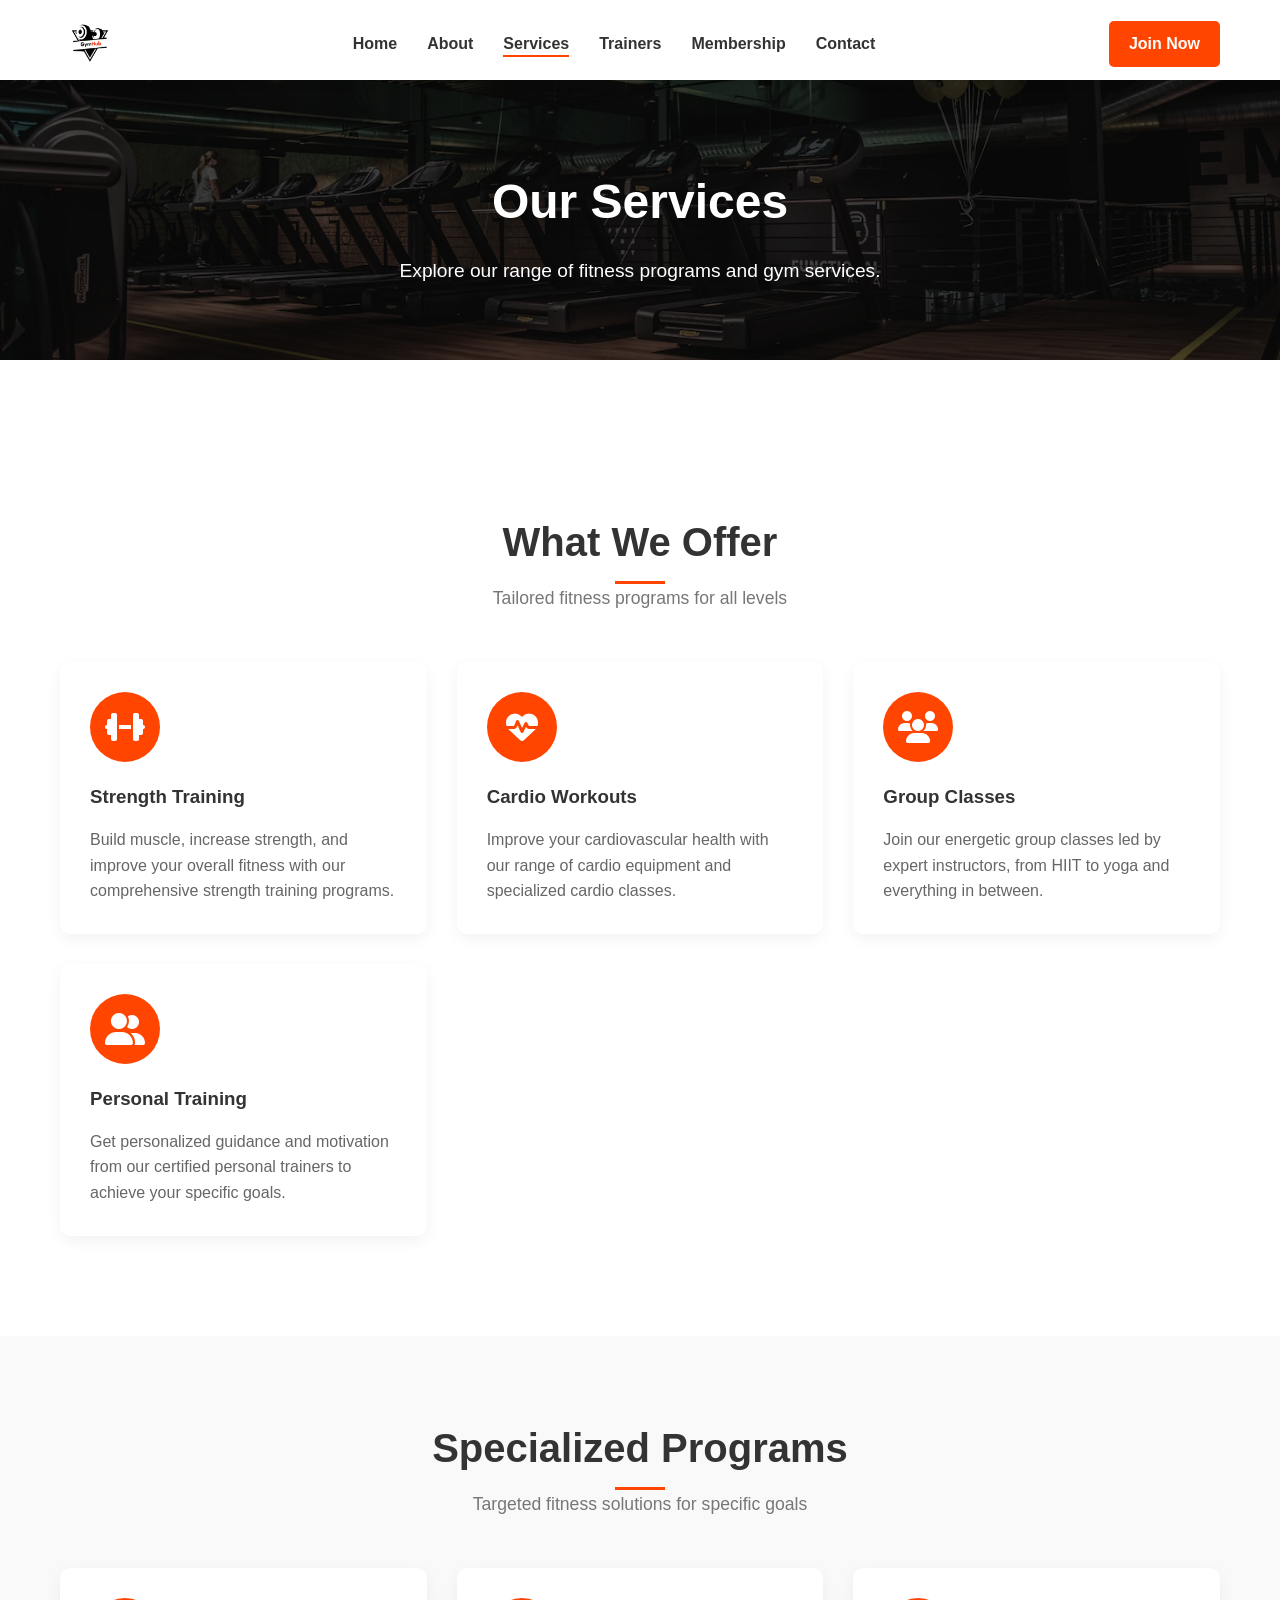
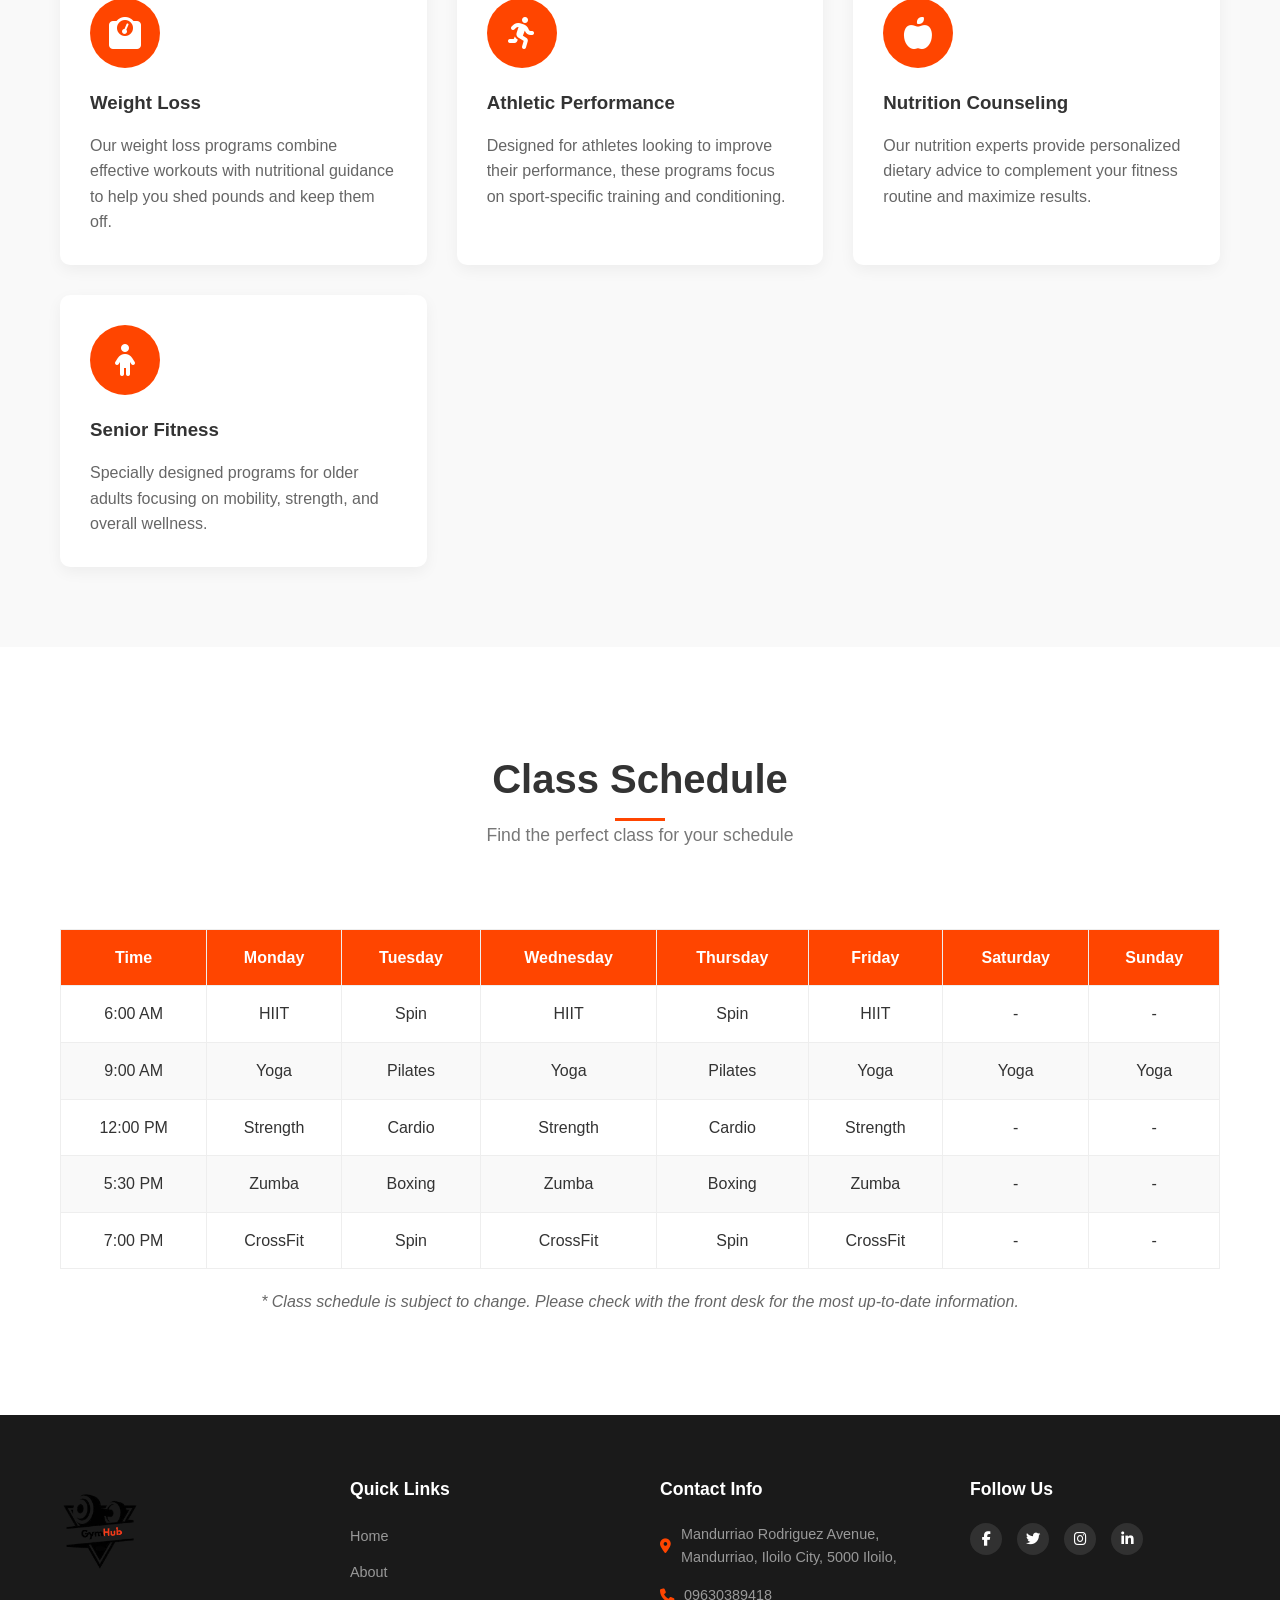
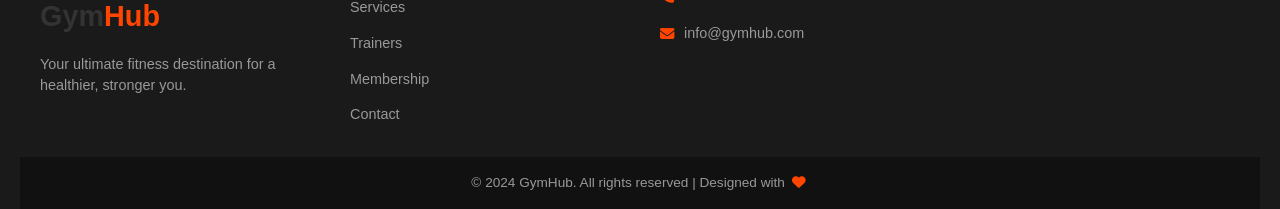
<file: GymHub/services.html>
<!DOCTYPE html>
<html lang="en">
<head>
    <meta charset="UTF-8">
    <meta name="viewport" content="width=device-width, initial-scale=1.0">
    <title>Services - GymHub</title>
    <link rel="stylesheet" href="services.css">
    <link rel="stylesheet" href="footer.css">
    <link rel="stylesheet" href="nav.css">
    <link rel="stylesheet" href="https://cdnjs.cloudflare.com/ajax/libs/font-awesome/6.5.1/css/all.min.css">
    <link rel="icon" type="image/jpg" href="logo/logo.jpg">
   
</head>
<body>
    <header>
        <nav>
            <div class="logo">
                <a href="index.html">
                    <img src="logo/logo.jpg" alt="GymHub Logo">
                </a>
            </div>
            <ul class="nav-links">
                <li><a href="index.html">Home</a></li>
                <li><a href="about.html">About</a></li>
                <li><a href="services.html" class="active">Services</a></li>
                <li><a href="trainers.html">Trainers</a></li>
                <li><a href="membership.html">Membership</a></li>
                <li><a href="contact.html">Contact</a></li>
            </ul>
            <div class="nav-buttons">
                <div class="cta-button">
                    <a href="membership.html" class="btn">Join Now</a>
                </div>
                <button class="menu-toggle" id="menu-toggle">
                    <span></span>
                    <span></span>
                    <span></span>
                </button>
            </div>
        </nav>
    </header>

    <div class="menu-overlay" id="menu-overlay"></div>

    <section class="page-header">
        <div class="page-header-bg">
            <img src="services/hero.jpg" alt="Gym Services">
        </div>
        <div class="container">
            <h1>Our Services</h1>
            <p>Explore our range of fitness programs and gym services.</p>
        </div>
    </section>

    <section class="services">
        <div class="container">
            <div class="section-header">
                <h2>What We Offer</h2>
                <p>Tailored fitness programs for all levels</p>
            </div>
            <div class="services-grid">
                <div class="service-card">
                    <div class="service-icon">
                        <i class="fas fa-dumbbell"></i>
                    </div>
                    <h3>Strength Training</h3>
                    <p>Build muscle, increase strength, and improve your overall fitness with our comprehensive strength training programs.</p>
                </div>
                <div class="service-card">
                    <div class="service-icon">
                        <i class="fas fa-heartbeat"></i>
                    </div>
                    <h3>Cardio Workouts</h3>
                    <p>Improve your cardiovascular health with our range of cardio equipment and specialized cardio classes.</p>
                </div>
                <div class="service-card">
                    <div class="service-icon">
                        <i class="fas fa-users"></i>
                    </div>
                    <h3>Group Classes</h3>
                    <p>Join our energetic group classes led by expert instructors, from HIIT to yoga and everything in between.</p>
                </div>
                <div class="service-card">
                    <div class="service-icon">
                        <i class="fas fa-user-friends"></i>
                    </div>
                    <h3>Personal Training</h3>
                    <p>Get personalized guidance and motivation from our certified personal trainers to achieve your specific goals.</p>
                </div>
            </div>
        </div>
    </section>

    <section class="specialized-services">
        <div class="container">
            <div class="section-header">
                <h2>Specialized Programs</h2>
                <p>Targeted fitness solutions for specific goals</p>
            </div>
            <div class="services-grid">
                <div class="service-card">
                    <div class="service-icon">
                        <i class="fas fa-weight"></i>
                    </div>
                    <h3>Weight Loss</h3>
                    <p>Our weight loss programs combine effective workouts with nutritional guidance to help you shed pounds and keep them off.</p>
                </div>
                <div class="service-card">
                    <div class="service-icon">
                        <i class="fas fa-running"></i>
                    </div>
                    <h3>Athletic Performance</h3>
                    <p>Designed for athletes looking to improve their performance, these programs focus on sport-specific training and conditioning.</p>
                </div>
                <div class="service-card">
                    <div class="service-icon">
                        <i class="fas fa-apple-alt"></i>
                    </div>
                    <h3>Nutrition Counseling</h3>
                    <p>Our nutrition experts provide personalized dietary advice to complement your fitness routine and maximize results.</p>
                </div>
                <div class="service-card">
                    <div class="service-icon">
                        <i class="fas fa-child"></i>
                    </div>
                    <h3>Senior Fitness</h3>
                    <p>Specially designed programs for older adults focusing on mobility, strength, and overall wellness.</p>
                </div>
            </div>
        </div>
    </section>

    <section class="class-schedule">
        <div class="container">
            <div class="section-header">
                <h2>Class Schedule</h2>
                <p>Find the perfect class for your schedule</p>
            </div>
            <div class="schedule-table">
                <table>
                    <thead>
                        <tr>
                            <th>Time</th>
                            <th>Monday</th>
                            <th>Tuesday</th>
                            <th>Wednesday</th>
                            <th>Thursday</th>
                            <th>Friday</th>
                            <th>Saturday</th>
                            <th>Sunday</th>
                        </tr>
                    </thead>
                    <tbody>
                        <tr>
                            <td>6:00 AM</td>
                            <td>HIIT</td>
                            <td>Spin</td>
                            <td>HIIT</td>
                            <td>Spin</td>
                            <td>HIIT</td>
                            <td>-</td>
                            <td>-</td>
                        </tr>
                        <tr>
                            <td>9:00 AM</td>
                            <td>Yoga</td>
                            <td>Pilates</td>
                            <td>Yoga</td>
                            <td>Pilates</td>
                            <td>Yoga</td>
                            <td>Yoga</td>
                            <td>Yoga</td>
                        </tr>
                        <tr>
                            <td>12:00 PM</td>
                            <td>Strength</td>
                            <td>Cardio</td>
                            <td>Strength</td>
                            <td>Cardio</td>
                            <td>Strength</td>
                            <td>-</td>
                            <td>-</td>
                        </tr>
                        <tr>
                            <td>5:30 PM</td>
                            <td>Zumba</td>
                            <td>Boxing</td>
                            <td>Zumba</td>
                            <td>Boxing</td>
                            <td>Zumba</td>
                            <td>-</td>
                            <td>-</td>
                        </tr>
                        <tr>
                            <td>7:00 PM</td>
                            <td>CrossFit</td>
                            <td>Spin</td>
                            <td>CrossFit</td>
                            <td>Spin</td>
                            <td>CrossFit</td>
                            <td>-</td>
                            <td>-</td>
                        </tr>
                    </tbody>
                </table>
            </div>
            <div class="schedule-note">
                <p>* Class schedule is subject to change. Please check with the front desk for the most up-to-date information.</p>
            </div>
        </div>
    </section>

    <footer class="footer">
        <div class="footer-content">
            <!-- Logo Section -->
            <div class="footer-section footer-logo">
                <a href="index.html">
                    <img src="logo/logo.jpg" alt="GymHub Logo" style="height: 100px; margin-bottom: 10px;">
                    <h2>Gym<span>Hub</span></h2>
                </a>
                <p>Your ultimate fitness destination for a healthier, stronger you.</p>
            </div>

            <!-- Quick Links Section -->
            <div class="footer-section footer-links">
                <h3>Quick Links</h3>
                <ul>
                    <li><a href="index.html">Home</a></li>
                    <li><a href="about.html">About</a></li>
                    <li><a href="services.html">Services</a></li>
                    <li><a href="trainers.html">Trainers</a></li>
                    <li><a href="membership.html">Membership</a></li>
                    <li><a href="contact.html">Contact</a></li>
                </ul>
            </div>

            <!-- Contact Section -->
            <div class="footer-section footer-contact">
                <h3>Contact Info</h3>
                <p><i class="fas fa-map-marker-alt"></i> Mandurriao Rodriguez Avenue, Mandurriao, Iloilo City, 5000 Iloilo, </p>
                <p><i class="fas fa-phone"></i> 09630389418</p>
                <p><i class="fas fa-envelope"></i> info@gymhub.com</p>
            </div>

            <!-- Social Media Section -->
            <div class="footer-section footer-social">
                <h3>Follow Us</h3>
                <div class="social-links">
                    <a href="#"><i class="fab fa-facebook-f"></i></a>
                    <a href="#"><i class="fab fa-twitter"></i></a>
                    <a href="#"><i class="fab fa-instagram"></i></a>
                    <a href="#"><i class="fab fa-linkedin-in"></i></a>
                </div>
            </div>
        </div>

        <div class="footer-bottom">
            <p>&copy; 2024 GymHub. All rights reserved | Designed with <i class="fas fa-heart"></i></p>
        </div>
    </footer>

    <script>
        // Mobile menu functionality
        const menuToggle = document.getElementById('menu-toggle');
        const navLinks = document.querySelector('.nav-links');
        const menuOverlay = document.getElementById('menu-overlay');

        menuToggle.addEventListener('click', function(e) {
            e.preventDefault();
            e.stopPropagation();
            navLinks.classList.toggle('active');
            menuOverlay.classList.toggle('active');
            
            // Change toggle appearance when menu is open
            this.classList.toggle('active');
        });

        menuOverlay.addEventListener('click', function() {
            navLinks.classList.remove('active');
            menuOverlay.classList.remove('active');
            menuToggle.classList.remove('active');
        });
        
        // Close menu when clicking a nav link
        document.querySelectorAll('.nav-links a').forEach(link => {
            link.addEventListener('click', function() {
                navLinks.classList.remove('active');
                menuOverlay.classList.remove('active');
                menuToggle.classList.remove('active');
            });
        });
    </script>
</body>
</html>
</file>
<file: GymHub/services.css>
:root {
    --primary-color: #ff4500;
    --secondary-color: #333;
    --light-color: #f4f4f4;
    --dark-color: #222;
    --max-width: 1200px;
    --transition: all 0.3s ease;
}

/* Global Styles */
* {
    margin: 0;
    padding: 0;
    box-sizing: border-box;
}

body {
    font-family: 'Segoe UI', Tahoma, Geneva, Verdana, sans-serif;
    line-height: 1.6;
    color: #333;
    background-color: #fff;
}

a {
    text-decoration: none;
    color: var(--secondary-color);
}

ul {
    list-style: none;
}

img {
    max-width: 100%;
}

.container {
    max-width: var(--max-width);
    margin: 0 auto;
    padding: 0 20px;
}

.btn {
    display: inline-block;
    padding: 12px 25px;
    background: var(--primary-color);
    color: #fff;
    border: none;
    border-radius: 5px;
    cursor: pointer;
    font-weight: 600;
    transition: var(--transition);
}

.btn:hover {
    background: #e03e00;
    transform: translateY(-3px);
}

.section-header {
    text-align: center;
    margin-bottom: 50px;
}

.section-header h2 {
    font-size: 2.5rem;
    margin-bottom: 10px;
    position: relative;
    display: inline-block;
}

.section-header h2::after {
    content: '';
    position: absolute;
    width: 50px;
    height: 3px;
    background: var(--primary-color);
    bottom: -10px;
    left: 50%;
    transform: translateX(-50%);
}

.section-header p {
    color: #777;
    font-size: 1.1rem;
}

/* Header Styles */
header {
    background-color: #fff;
    box-shadow: 0 2px 10px rgba(0, 0, 0, 0.1);
    position: fixed;
    width: 100%;
    z-index: 100;
}

nav {
    display: flex;
    justify-content: space-between;
    align-items: center;
    padding: 20px;
    max-width: var(--max-width);
    margin: 0 auto;
}

.logo {
    display: flex;
    align-items: center;
}

.logo img {
    height: 50px;
    width: auto;
    transition: var(--transition);
}

.logo img:hover {
    transform: scale(1.05);
}


.nav-links {
    display: flex;
}

.nav-links li {
    margin: 0 15px;
}

.nav-links a {
    font-weight: 600;
    position: relative;
    padding: 5px 0;
}

.nav-links a::after {
    content: '';
    position: absolute;
    width: 0;
    height: 2px;
    background: var(--primary-color);
    bottom: 0;
    left: 0;
    transition: var(--transition);
}

.nav-links a:hover::after,
.nav-links a.active::after {
    width: 100%;
}

/* Page Header */
.page-header {
    position: relative;
    height: 40vh;
    display: flex;
    justify-content: center;
    align-items: center;
    color: #fff;
    text-align: center;
    padding: 0;
    margin-bottom: 50px;
    padding-top: 90px;
}

.page-header-bg {
    position: absolute;
    top: 0;
    left: 0;
    width: 100%;
    height: 100%;
    z-index: -1;
}

.page-header-bg img {
    width: 100%;
    height: 100%;
    object-fit: cover;
    filter: brightness(0.3);
}

.page-header h1 {
    font-size: 3rem;
    margin-bottom: 15px;
}

.page-header p {
    font-size: 1.2rem;
}

/* Services Section */
.services {
    padding: 100px 0;
}

.services-grid {
    display: grid;
    grid-template-columns: repeat(auto-fit, minmax(300px, 1fr));
    gap: 30px;
}

.service-card {
    background: #fff;
    padding: 30px;
    border-radius: 10px;
    box-shadow: 0 5px 15px rgba(0, 0, 0, 0.05);
    transition: var(--transition);
}

.service-card:hover {
    transform: translateY(-10px);
}

.service-icon {
    width: 70px;
    height: 70px;
    background: var(--primary-color);
    border-radius: 50%;
    display: flex;
    align-items: center;
    justify-content: center;
    margin-bottom: 20px;
}

.service-icon i {
    font-size: 2rem;
    color: #fff;
}

.service-card h3 {
    margin-bottom: 15px;
}

.service-card p {
    color: #666;
}

/* Specialized Services */
.specialized-services {
    padding: 80px 0;
    background: #f9f9f9;
}

/* Class Schedule */
.class-schedule {
    padding: 100px 0;
}

.schedule-table {
    overflow-x: auto;
}

.schedule-table table {
    width: 100%;
    border-collapse: collapse;
    margin-top: 30px;
}

.schedule-table th,
.schedule-table td {
    padding: 15px;
    text-align: center;
    border: 1px solid #eee;
}

.schedule-table th {
    background: var(--primary-color);
    color: #fff;
}

.schedule-table tr:nth-child(even) {
    background: #f9f9f9;
}

.schedule-note {
    text-align: center;
    color: #666;
    font-style: italic;
    margin-top: 20px;
}

/* Mobile Menu */
.menu-toggle {
    display: none;
    flex-direction: column;
    justify-content: space-around;
    width: 30px;
    height: 25px;
    background: transparent;
    border: none;
    cursor: pointer;
    z-index: 10;
}

.menu-toggle span {
    width: 30px;
    height: 3px;
    background: var(--secondary-color);
    border-radius: 10px;
    transition: var(--transition);
}

/* Mobile menu overlay */
.menu-overlay {
    position: fixed;
    top: 0;
    left: 0;
    width: 100%;
    height: 100vh;
    background: rgba(0,0,0,0.5);
    z-index: 4;
    opacity: 0;
    pointer-events: none;
    transition: opacity 0.3s ease;
}

.menu-overlay.active {
    opacity: 1;
    pointer-events: all;
}

/* Media Queries */
@media (max-width: 1024px) {
    .nav-links li {
        margin: 0 10px;
    }
    
    .page-header h1 {
        font-size: 3rem;
    }
    
    .service-grid {
        grid-template-columns: repeat(2, 1fr);
    }
}

@media (max-width: 768px) {
    /* Mobile navigation */
    .menu-toggle {
        display: flex;
    }
    
    .nav-links {
        position: fixed;
        top: 0;
        right: -100%;
        width: 70%;
        height: 100vh;
        flex-direction: column;
        background-color: #fff;
        padding: 80px 20px 20px;
        box-shadow: -5px 0 15px rgba(0, 0, 0, 0.1);
        transition: right 0.3s ease;
        z-index: 5;
    }
    
    .nav-links.active {
        right: 0;
    }
    
    .nav-links li {
        margin: 15px 0;
    }
    
    .cta-button {
        margin-left: auto;
    }
    
    /* Services section */
    .service-grid {
        grid-template-columns: 1fr;
        gap: 30px;
    }
    
    /* Pricing section */
    .pricing-container {
        flex-direction: column;
        gap: 30px;
    }
    
    .pricing-plan {
        width: 100%;
        max-width: 400px;
        margin: 0 auto;
    }
    
    /* Page Header */
    .page-header {
        height: 40vh;
    }
    
    .page-header h1 {
        font-size: 2.5rem;
    }
    
    .page-header p {
        font-size: 1rem;
    }
}

@media (max-width: 576px) {
    /* Layout adjustments */
    nav {
        padding: 15px;
    }
    
    .logo img {
        height: 40px;
    }
    
    .section-header h2 {
        font-size: 2rem;
    }
    
    .page-header {
        height: 30vh;
        padding-top: 70px;
    }
    
    .page-header h1 {
        font-size: 2rem;
    }
    
    .btn {
        padding: 10px 20px;
        font-size: 0.9rem;
    }
    
    .nav-links {
        width: 80%;
    }
    
    .service-card h3 {
        font-size: 1.5rem;
    }
    
    .service-card p {
        font-size: 0.9rem;
    }
    
    .pricing-plan-title {
        font-size: 1.5rem;
    }
    
    .pricing-plan-price {
        font-size: 2.5rem;
    }
}

/* Header Animations */
.animate-title {
    animation: fadeInDown 0.8s ease-out forwards;
}

.animate-subtitle {
    animation: fadeInUp 0.8s ease-out forwards;
    animation-delay: 0.3s;
    opacity: 0;
}

/* Animation Keyframes */
@keyframes fadeInDown {
    from {
        opacity: 0;
        transform: translateY(-20px);
    }
    to {
        opacity: 1;
        transform: translateY(0);
    }
}

@keyframes fadeInUp {
    from {
        opacity: 0;
        transform: translateY(20px);
    }
    to {
        opacity: 1;
        transform: translateY(0);
    }
}
</file>
<file: GymHub/footer.css>
/* Footer Styles */
.footer {
    background: #1a1a1a;
    color: #fff;
    padding: 60px 20px 0;
}

.footer-content {
    display: grid;
    grid-template-columns: repeat(auto-fit, minmax(200px, 1fr));
    gap: 40px;
    margin-bottom: 30px;
    max-width: 1200px;
    margin: 0 auto;
}

.footer-section {
    margin-bottom: 20px;
}

/* Footer Logo Section */
.footer-logo h2 {
    font-size: 1.8rem;
    margin-bottom: 15px;
}

.footer-logo span {
    color: var(--primary-color);
}

.footer-logo p {
    color: #999;
    margin-bottom: 20px;
    font-size: 0.9rem;
    line-height: 1.5;
}

/* Footer Links Section */
.footer-links h3 {
    font-size: 1.1rem;
    margin-bottom: 20px;
    color: #fff;
    font-weight: 600;
}

.footer-links ul li {
    margin-bottom: 10px;
}

.footer-links ul li a {
    color: #999;
    transition: var(--transition);
    font-size: 0.9rem;
}

.footer-links ul li a:hover {
    color: var(--primary-color);
    padding-left: 5px;
}

/* Footer Contact Section */
.footer-contact h3 {
    font-size: 1.1rem;
    margin-bottom: 20px;
    color: #fff;
    font-weight: 600;
}

.footer-contact p {
    color: #999;
    margin-bottom: 15px;
    display: flex;
    align-items: center;
    font-size: 0.9rem;
}

.footer-contact p i {
    margin-right: 10px;
    color: var(--primary-color);
}

/* Footer Social Section */
.footer-social h3 {
    font-size: 1.1rem;
    margin-bottom: 20px;
    color: #fff;
    font-weight: 600;
}

.social-links {
    display: flex;
    gap: 15px;
}

.social-links a {
    width: 32px;
    height: 32px;
    background: rgba(255, 255, 255, 0.1);
    border-radius: 50%;
    display: flex;
    align-items: center;
    justify-content: center;
    color: #fff;
    transition: var(--transition);
    font-size: 0.9rem;
}

.social-links a:hover {
    background: var(--primary-color);
    transform: translateY(-3px);
}

/* Footer Bottom */
.footer-bottom {
    background: #111;
    padding: 15px 0;
    text-align: center;
}

.footer-bottom p {
    color: #999;
    font-size: 0.85rem;
}

.footer-bottom a {
    color: var(--primary-color);
}

.footer-bottom i.fas.fa-heart {
    color: var(--primary-color);
    margin: 0 3px;
}

/* Media Queries */
@media (max-width: 768px) {
    .footer {
        padding: 40px 20px 0;
    }
    
    .footer-content {
        grid-template-columns: 1fr;
        gap: 30px;
    }
    
    .footer-section {
        text-align: center;
    }
    
    .footer-contact p {
        justify-content: center;
    }
    
    .social-links {
        justify-content: center;
    }
}
</file>
<file: GymHub/nav.css>
/* Shared Navigation Styles */

/* Header Styles */
header {
    background-color: #fff;
    box-shadow: 0 2px 10px rgba(0, 0, 0, 0.1);
    position: fixed;
    width: 100%;
    height: 80px;
    z-index: 100;
}

nav {
    display: flex;
    justify-content: space-between;
    align-items: center;
    padding: 15px 20px;
    max-width: 1200px;
    margin: 0 auto;
}

.logo {
    display: flex;
    align-items: center;
    flex: 0 0 auto;
}

.logo img {
    height: 50px;
    width: auto;
    transition: all 0.3s ease;
}

.logo img:hover {
    transform: scale(1.05);
}

/* Navigation Links */
.nav-links {
    display: flex;
    justify-content: center;
    margin: 0 auto;
    flex: 1 1 auto;
}

.nav-links li {
    margin: 0 15px;
}

.nav-links a {
    font-weight: 600;
    position: relative;
    padding: 5px 0;
}

.nav-links a::after {
    content: '';
    position: absolute;
    width: 0;
    height: 2px;
    background: #ff4500;
    bottom: 0;
    left: 0;
    transition: all 0.3s ease;
}

.nav-links a:hover::after,
.nav-links a.active::after {
    width: 100%;
}

/* Nav Buttons Container */
.nav-buttons {
    display: flex;
    align-items: center;
    justify-content: flex-end;
    gap: 20px;
    flex: 0 0 auto;
}

/* CTA Button */
.cta-button {
    display: flex;
    align-items: center;
    justify-content: center;
}

.cta-button .btn {
    padding: 10px 20px;
    border-radius: 5px;
    white-space: nowrap;
    background: #ff4500;
    color: #fff;
    font-weight: 600;
    transition: all 0.3s ease;
}

.cta-button .btn:hover {
    background: #e03e00;
    transform: translateY(-3px);
    box-shadow: 0 5px 15px rgba(255, 69, 0, 0.3);
}

/* Mobile Menu Toggle */
.menu-toggle {
    display: none;
    flex-direction: column;
    justify-content: space-around;
    width: 30px;
    height: 25px;
    background: transparent;
    border: none;
    cursor: pointer;
    z-index: 10;
    position: relative;
    padding: 0;
}

.menu-toggle:focus {
    outline: none;
}

.menu-toggle span {
    display: block;
    width: 30px;
    height: 3px;
    background: #333;
    border-radius: 10px;
    transition: all 0.3s ease;
}

/* Menu Toggle Active State */
.menu-toggle.active span:nth-child(1) {
    transform: rotate(45deg) translate(5px, 5px);
}

.menu-toggle.active span:nth-child(2) {
    opacity: 0;
}

.menu-toggle.active span:nth-child(3) {
    transform: rotate(-45deg) translate(7px, -6px);
}

/* Mobile Menu Overlay */
.menu-overlay {
    position: fixed;
    top: 0;
    left: 0;
    width: 100%;
    height: 100vh;
    background: rgba(0,0,0,0.5);
    z-index: 4;
    opacity: 0;
    pointer-events: none;
    transition: opacity 0.3s ease;
}

.menu-overlay.active {
    opacity: 1;
    pointer-events: all;
}

/* Media Queries */
@media (max-width: 1024px) {
    .nav-links li {
        margin: 0 10px;
    }
}

@media (max-width: 768px) {
    .menu-toggle {
        display: flex;
    }
    
    .nav-links {
        position: fixed;
        top: 0;
        right: -100%;
        width: 70%;
        height: 100vh;
        flex-direction: column;
        background-color: #fff;
        padding: 80px 20px 20px;
        box-shadow: -5px 0 15px rgba(0, 0, 0, 0.1);
        transition: right 0.3s ease;
        z-index: 5;
        display: flex;
    }
    
    .nav-links.active {
        right: 0;
    }
    
    .nav-links li {
        margin: 15px 0;
    }
    
    .nav-buttons {
        gap: 15px;
    }
    
    .cta-button .btn {
        padding: 8px 16px;
        font-size: 0.9rem;
    }
}

@media (max-width: 576px) {
    nav {
        padding: 12px 15px;
    }
    
    .logo img {
        height: 40px;
    }
    
    .nav-buttons {
        gap: 10px;
    }
    
    .cta-button .btn {
        padding: 7px 14px;
        font-size: 0.85rem;
    }
    
    .nav-links {
        width: 80%;
    }
}
</file>
